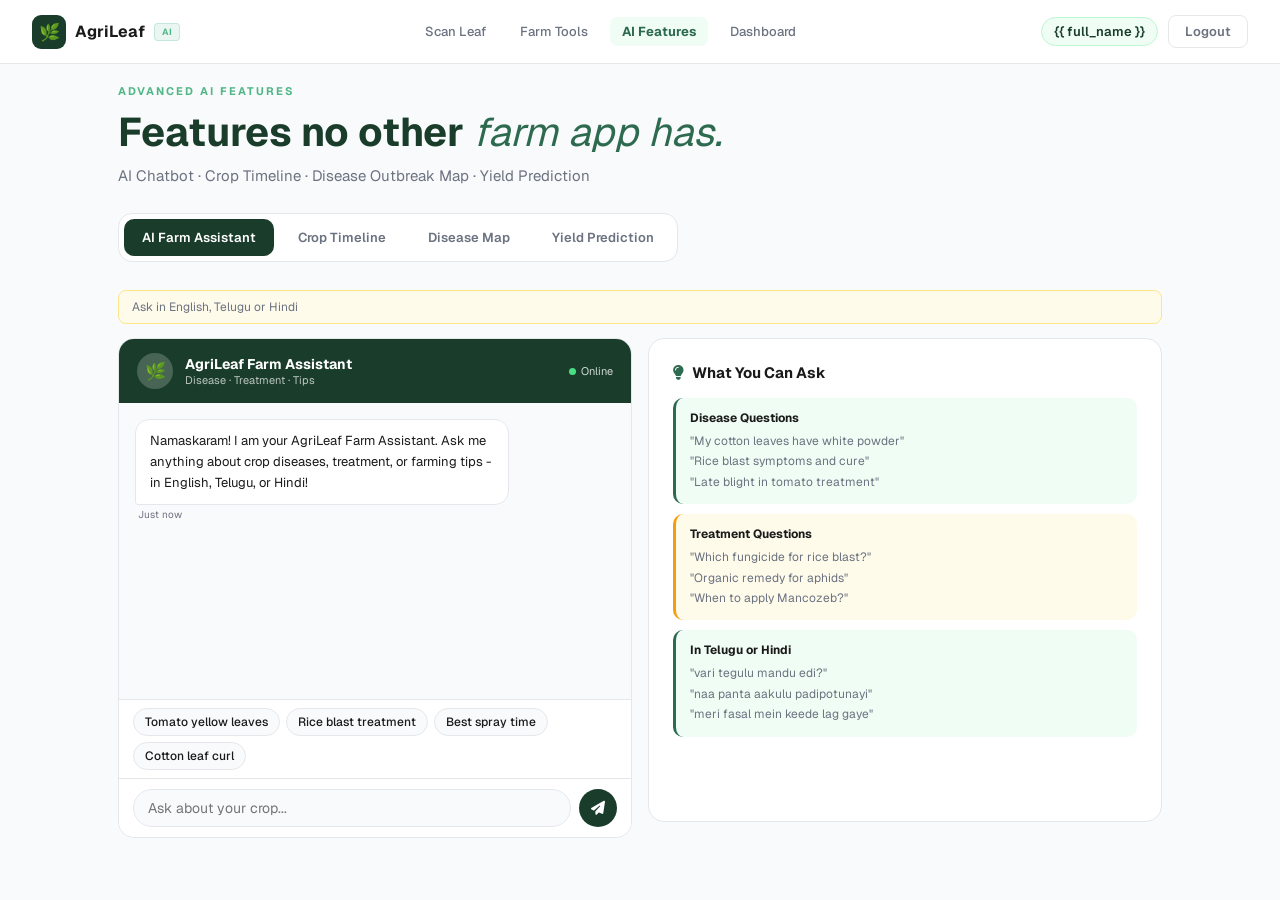
<file: frontend/templates/advanced.html>
<!DOCTYPE html>
<html lang="en">
<head>
  <meta charset="UTF-8">
  <meta name="viewport" content="width=device-width, initial-scale=1.0">
  <title>AgriLeaf - Advanced Features</title>
  <link href="https://fonts.googleapis.com/css2?family=Geist:wght@400;500;600;700&display=swap" rel="stylesheet">
  <link rel="stylesheet" href="https://cdnjs.cloudflare.com/ajax/libs/font-awesome/6.5.0/css/all.min.css">
  <style>
    *{box-sizing:border-box;margin:0;padding:0}
    :root{--g:#1a3d2b;--l:#2d6a4f;--m:#52b788;--c:#f8f4ef;--b:#e5e7eb;--t:#1a1a1a;--mu:#6b7280}
    body{font-family:'Geist',sans-serif;background:#f9fafb;color:var(--t)}
    .nav{position:fixed;top:0;left:0;right:0;height:64px;background:rgba(255,255,255,.97);border-bottom:1px solid var(--b);display:flex;align-items:center;padding:0 32px;gap:10px;z-index:100}
    .brand{display:flex;align-items:center;gap:9px;text-decoration:none;margin-right:auto}
    .bl{width:34px;height:34px;background:var(--g);border-radius:9px;display:flex;align-items:center;justify-content:center;font-size:17px}
    .bn{font-size:16px;font-weight:700;color:var(--t)}
    .bt{font-size:9px;font-weight:700;color:var(--m);background:rgba(82,183,136,.12);border:1px solid rgba(82,183,136,.25);padding:2px 7px;border-radius:4px}
    .nl{font-size:13px;font-weight:500;color:var(--mu);text-decoration:none;padding:6px 12px;border-radius:7px}
    .nl:hover,.nl.act{color:var(--l);background:#f0fdf4;font-weight:700}
    .nu{font-size:13px;font-weight:600;color:var(--g);background:#f0fdf4;border:1px solid #bbf7d0;padding:5px 12px;border-radius:100px}
    .nb{font-size:13px;font-weight:600;padding:7px 16px;border-radius:8px;text-decoration:none;color:var(--mu);border:1.5px solid var(--b)}
    .page{max-width:1100px;margin:0 auto;padding:84px 28px 60px}
    .eyebrow{font-size:11px;font-weight:700;letter-spacing:2px;text-transform:uppercase;color:var(--m);margin-bottom:8px}
    h1{font-size:40px;font-weight:700;color:var(--g);margin-bottom:8px}
    h1 em{font-style:italic;color:var(--l);font-weight:400}
    .sub{font-size:15px;color:var(--mu);margin-bottom:28px}
    .tabs{display:flex;gap:6px;margin-bottom:28px;background:#fff;padding:5px;border-radius:14px;border:1.5px solid var(--b);width:fit-content;flex-wrap:wrap}
    .tab{padding:10px 18px;border-radius:10px;font-size:13px;font-weight:600;cursor:pointer;border:none;background:none;font-family:inherit;color:var(--mu)}
    .tab:hover{background:#f3f4f6;color:var(--t)}
    .tab.on{background:var(--g);color:#fff}
    .panel{display:none}
    .panel.on{display:block}
    .card{background:#fff;border:1.5px solid var(--b);border-radius:16px;padding:24px;margin-bottom:16px}
    .ct{font-size:15px;font-weight:700;color:var(--t);margin-bottom:16px;display:flex;align-items:center;gap:8px}
    .ct i{color:var(--l)}
    .two{display:grid;grid-template-columns:1fr 1fr;gap:16px}
    .field{margin-bottom:12px}
    .field label{display:block;font-size:11px;font-weight:700;text-transform:uppercase;letter-spacing:.5px;color:var(--mu);margin-bottom:5px}
    .field select,.field input{width:100%;padding:10px 13px;border:1.5px solid var(--b);border-radius:9px;font-family:inherit;font-size:14px;outline:none;background:#f9fafb}
    .field select:focus,.field input:focus{border-color:var(--l);background:#fff}
    .r2{display:grid;grid-template-columns:1fr 1fr;gap:10px}
    .btn{background:var(--g);color:#fff;border:none;padding:11px 20px;border-radius:10px;font-size:14px;font-weight:600;cursor:pointer;font-family:inherit;display:inline-flex;align-items:center;gap:8px}
    .btn:hover{background:#0f2318}
    .res{margin-top:14px;background:#f0fdf4;border:1.5px solid #bbf7d0;border-radius:12px;padding:16px;display:none}
    .res.on{display:block}
    .rrow{display:flex;justify-content:space-between;padding:8px 0;border-bottom:1px solid rgba(0,0,0,.05);font-size:14px}
    .rrow:last-child{border:none}
    .rrow strong{font-size:16px;font-weight:800;color:var(--g)}
    .ib{border-radius:10px;padding:12px 14px;margin-bottom:10px}
    .ib.gr{background:#f0fdf4;border-left:3px solid var(--l)}
    .ib.yw{background:#fffbeb;border-left:3px solid #f59e0b}
    .ib-t{font-size:12px;font-weight:700;color:var(--t);margin-bottom:5px}
    .ib p{font-size:12px;color:var(--mu);line-height:1.7}
    .chat-wrap{border:1.5px solid var(--b);border-radius:16px;overflow:hidden;display:flex;flex-direction:column;height:500px}
    .chat-hd{background:var(--g);padding:14px 18px;display:flex;align-items:center;gap:12px}
    .chat-av{width:36px;height:36px;background:rgba(255,255,255,.2);border-radius:50%;display:flex;align-items:center;justify-content:center;font-size:17px}
    .chat-hn{font-size:14px;font-weight:700;color:#fff}
    .chat-hs{font-size:11px;color:rgba(255,255,255,.7)}
    .online{margin-left:auto;display:flex;align-items:center;gap:5px;font-size:11px;color:rgba(255,255,255,.8)}
    .dot{width:7px;height:7px;border-radius:50%;background:#4ade80}
    .msgs{flex:1;overflow-y:auto;padding:16px;display:flex;flex-direction:column;gap:12px;background:#f9fafb}
    .msg{max-width:78%}
    .msg.bot{align-self:flex-start}
    .msg.usr{align-self:flex-end}
    .bub{padding:11px 14px;border-radius:14px;font-size:13px;line-height:1.6}
    .bot .bub{background:#fff;border:1px solid var(--b);color:var(--t);border-bottom-left-radius:3px}
    .usr .bub{background:var(--g);color:#fff;border-bottom-right-radius:3px}
    .mt{font-size:10px;color:var(--mu);margin-top:3px;padding:0 3px}
    .usr .mt{text-align:right}
    .typing{display:none;align-self:flex-start;padding:10px 14px;background:#fff;border:1px solid var(--b);border-radius:14px}
    .td{display:inline-block;width:6px;height:6px;border-radius:50%;background:var(--mu);margin:0 2px;animation:tb 1.2s infinite}
    .td:nth-child(2){animation-delay:.2s}
    .td:nth-child(3){animation-delay:.4s}
    @keyframes tb{0%,60%,100%{transform:translateY(0)}30%{transform:translateY(-5px)}}
    .qqs{padding:8px 14px;background:#fff;border-top:1px solid var(--b);display:flex;gap:6px;flex-wrap:wrap}
    .qq{font-size:12px;font-weight:500;padding:5px 11px;background:#f9fafb;border:1px solid var(--b);border-radius:100px;cursor:pointer;color:var(--t)}
    .qq:hover{border-color:var(--l);color:var(--l)}
    .inp-bar{padding:10px 14px;background:#fff;border-top:1px solid var(--b);display:flex;gap:8px;align-items:center}
    .inp{flex:1;padding:9px 14px;border:1.5px solid var(--b);border-radius:100px;font-family:inherit;font-size:14px;outline:none;background:#f9fafb}
    .inp:focus{border-color:var(--l);background:#fff}
    .send{width:38px;height:38px;background:var(--g);border:none;border-radius:50%;cursor:pointer;color:#fff;font-size:14px;display:flex;align-items:center;justify-content:center;flex-shrink:0}
    .send:hover{background:#0f2318}
    .tl-wrap{display:flex;gap:3px}
    .wk{flex:1;border-radius:7px;height:52px;display:flex;flex-direction:column;align-items:center;justify-content:center;cursor:pointer;transition:transform .15s}
    .wk:hover{transform:translateY(-3px)}
    .we{font-size:13px}
    .wl{font-size:8px;color:rgba(255,255,255,.9);text-align:center;line-height:1.2;margin-top:1px}
    .wk.sow{background:#16a34a}
    .wk.water{background:#3b82f6}
    .wk.fert{background:#d97706}
    .wk.spray{background:#ea580c}
    .wk.mon{background:#a855f7}
    .wk.harv{background:#f59e0b}
    .wk.rest{background:#9ca3af}
    .wk.cur{outline:3px solid var(--g);transform:translateY(-4px)}
    .wnum{display:flex;gap:3px;margin-bottom:5px}
    .wn{flex:1;text-align:center;font-size:9px;font-weight:700;color:var(--mu)}
    .tleg{display:flex;gap:12px;flex-wrap:wrap;margin-top:16px;padding-top:14px;border-top:1px solid var(--b)}
    .li{display:flex;align-items:center;gap:5px;font-size:12px}
    .ld{width:11px;height:11px;border-radius:3px}
    .tip{background:#f0fdf4;border:1.5px solid #bbf7d0;border-radius:12px;padding:14px 18px;margin-top:14px;display:none}
    .tip.on{display:block}
    .tip-t{font-size:14px;font-weight:700;color:var(--g);margin-bottom:5px}
    .tip-b{font-size:13px;color:var(--t);line-height:1.7}
    .mf{display:flex;gap:10px;margin-bottom:16px;flex-wrap:wrap}
    .ms{padding:8px 13px;border:1.5px solid var(--b);border-radius:9px;font-size:13px;font-family:inherit;outline:none;background:#fff;cursor:pointer}
    .ms:focus{border-color:var(--l)}
    .dgrid{display:grid;grid-template-columns:repeat(auto-fill,minmax(130px,1fr));gap:10px}
    .dc{border-radius:11px;padding:12px;cursor:pointer;border:2px solid transparent;transition:transform .15s}
    .dc:hover{transform:scale(1.03)}
    .dc.high{background:#fee2e2;border-color:#fca5a5}
    .dc.medium{background:#fef9c3;border-color:#fde68a}
    .dc.low{background:#dcfce7;border-color:#86efac}
    .dc.none{background:#f3f4f6;border-color:#e5e7eb}
    .dn{font-size:12px;font-weight:700;color:var(--t);margin-bottom:2px}
    .dd{font-size:10px;color:var(--mu);line-height:1.4}
    .dr{font-size:10px;font-weight:700;margin-top:3px}
    .high .dr{color:#dc2626}.medium .dr{color:#d97706}.low .dr{color:#16a34a}.none .dr{color:var(--mu)}
    .mleg{display:flex;gap:12px;flex-wrap:wrap;margin-top:14px;padding-top:12px;border-top:1px solid var(--b)}
    .oi{display:flex;align-items:center;gap:12px;padding:12px 14px;background:#fff;border:1.5px solid var(--b);border-radius:11px;margin-bottom:8px}
    .oe{font-size:26px;flex-shrink:0}
    .od{font-size:13px;font-weight:700;color:var(--t);margin-bottom:2px}
    .om{font-size:11px;color:var(--mu)}
    .obg{margin-left:auto;flex-shrink:0}
    .bg{display:inline-flex;align-items:center;font-size:11px;font-weight:700;padding:3px 9px;border-radius:100px}
    .bgr{background:#fee2e2;color:#991b1b}
    .bgy{background:#fef9c3;color:#854d0e}
    .yr{background:linear-gradient(135deg,var(--g),#0f2318);border-radius:16px;padding:26px;color:#fff;margin-top:16px;display:none}
    .yr.on{display:block}
    .yn{font-size:60px;font-weight:700;line-height:1;letter-spacing:-2px;margin-bottom:2px}
    .yu{font-size:15px;opacity:.7;margin-bottom:16px}
    .yb{display:grid;grid-template-columns:repeat(3,1fr);gap:10px;margin-top:16px}
    .ybi{background:rgba(255,255,255,.12);border-radius:10px;padding:12px;text-align:center}
    .ybn{font-size:20px;font-weight:800;color:#fff}
    .ybl{font-size:10px;opacity:.65;margin-top:2px}
    .ytips{margin-top:16px;background:rgba(255,255,255,.08);border-radius:10px;padding:14px}
    .ytit{font-size:10px;font-weight:700;letter-spacing:1.5px;text-transform:uppercase;opacity:.6;margin-bottom:8px}
    .yti{font-size:12px;opacity:.8;margin-bottom:5px}
    .rb{width:100%;height:7px;background:rgba(255,255,255,.2);border-radius:4px;margin-top:8px;overflow:hidden}
    .rf{height:100%;background:#4ade80;border-radius:4px;transition:width .6s}
    .rl{display:flex;justify-content:space-between;font-size:10px;opacity:.6;margin-top:3px}
    .disc{font-size:11px;color:var(--mu);background:#fffbeb;border:1px solid #fde68a;border-radius:8px;padding:10px 13px;margin-top:12px;line-height:1.6}
    @media(max-width:768px){.two,.r2{grid-template-columns:1fr}.page{padding:80px 14px 40px}.tabs{flex-wrap:wrap}.yb{grid-template-columns:1fr 1fr}}
  </style>
</head>
<body>

<nav class="nav">
  <a href="/" class="brand">
    <div class="bl">&#127807;</div>
    <span class="bn">AgriLeaf</span>
    <span class="bt">AI</span>
  </a>
  <a href="/" class="nl">Scan Leaf</a>
  <a href="/tools" class="nl">Farm Tools</a>
  <a href="/advanced" class="nl act">AI Features</a>
  <a href="/dashboard" class="nl">Dashboard</a>
  <span class="nu" style="margin-left:auto" id="username-display">{{ full_name }}</span>
  <a href="/logout" class="nb">Logout</a>
</nav>

<div class="page">
  <p class="eyebrow">Advanced AI Features</p>
  <h1>Features no other <em>farm app has.</em></h1>
  <p class="sub">AI Chatbot &middot; Crop Timeline &middot; Disease Outbreak Map &middot; Yield Prediction</p>

  <div class="tabs">
    <button class="tab on" id="t1" onclick="show('chatbot','t1')">AI Farm Assistant</button>
    <button class="tab" id="t2" onclick="show('timeline','t2')">Crop Timeline</button>
    <button class="tab" id="t3" onclick="show('map','t3')">Disease Map</button>
    <button class="tab" id="t4" onclick="show('yield','t4')">Yield Prediction</button>
  </div>

  <!-- CHATBOT -->
  <div class="panel on" id="chatbot">
    <p style="font-size:12px;color:var(--mu);background:#fffbeb;border:1px solid #fde68a;border-radius:8px;padding:8px 13px;margin-bottom:14px">Ask in English, Telugu or Hindi</p>
    <div class="two">
      <div class="chat-wrap">
        <div class="chat-hd">
          <div class="chat-av">&#127807;</div>
          <div>
            <div class="chat-hn">AgriLeaf Farm Assistant</div>
            <div class="chat-hs">Disease &middot; Treatment &middot; Tips</div>
          </div>
          <div class="online"><div class="dot"></div> Online</div>
        </div>
        <div class="msgs" id="msgs">
          <div class="msg bot"><div class="bub">Namaskaram! I am your AgriLeaf Farm Assistant. Ask me anything about crop diseases, treatment, or farming tips - in English, Telugu, or Hindi!</div><div class="mt">Just now</div></div>
        </div>
        <div class="typing" id="typing"><span class="td"></span><span class="td"></span><span class="td"></span></div>
        <div class="qqs">
          <div class="qq" onclick="qsend(this)">Tomato yellow leaves</div>
          <div class="qq" onclick="qsend(this)">Rice blast treatment</div>
          <div class="qq" onclick="qsend(this)">Best spray time</div>
          <div class="qq" onclick="qsend(this)">Cotton leaf curl</div>
        </div>
        <div class="inp-bar">
          <input class="inp" id="cinp" placeholder="Ask about your crop...">
          <button class="send" id="sbtn"><i class="fas fa-paper-plane"></i></button>
        </div>
      </div>
      <div class="card">
        <div class="ct"><i class="fas fa-lightbulb"></i> What You Can Ask</div>
        <div class="ib gr"><div class="ib-t">Disease Questions</div><p>"My cotton leaves have white powder"<br>"Rice blast symptoms and cure"<br>"Late blight in tomato treatment"</p></div>
        <div class="ib yw"><div class="ib-t">Treatment Questions</div><p>"Which fungicide for rice blast?"<br>"Organic remedy for aphids"<br>"When to apply Mancozeb?"</p></div>
        <div class="ib gr"><div class="ib-t">In Telugu or Hindi</div><p>"vari tegulu mandu edi?"<br>"naa panta aakulu padipotunayi"<br>"meri fasal mein keede lag gaye"</p></div>
      </div>
    </div>
  </div>

  <!-- TIMELINE -->
  <div class="panel" id="timeline">
    <div class="card" style="margin-bottom:14px">
      <div class="ct"><i class="fas fa-seedling"></i> Select Crop</div>
      <div class="r2">
        <div class="field"><label>Crop</label>
          <select id="tlc" onchange="renderTL()">
            <option value="rice">Rice (Kharif)</option>
            <option value="wheat">Wheat (Rabi)</option>
            <option value="cotton">Cotton (Kharif)</option>
            <option value="tomato">Tomato</option>
            <option value="potato">Potato (Rabi)</option>
          </select>
        </div>
        <div class="field"><label>Current Week</label>
          <select id="tlw" onchange="renderTL()">
            <option value="1">Week 1</option><option value="2">Week 2</option>
            <option value="3">Week 3</option><option value="4">Week 4</option>
            <option value="5">Week 5</option><option value="6">Week 6</option>
            <option value="7">Week 7</option><option value="8">Week 8</option>
          </select>
        </div>
      </div>
    </div>
    <div class="card">
      <div class="ct"><i class="fas fa-calendar-week"></i> 16-Week Crop Calendar (click any week)</div>
      <div class="wnum" id="wnums"></div>
      <div class="tl-wrap" id="tlwrap"></div>
      <div class="tleg">
        <div class="li"><div class="ld" style="background:#16a34a"></div>Sow</div>
        <div class="li"><div class="ld" style="background:#3b82f6"></div>Water</div>
        <div class="li"><div class="ld" style="background:#d97706"></div>Fertilize</div>
        <div class="li"><div class="ld" style="background:#ea580c"></div>Spray</div>
        <div class="li"><div class="ld" style="background:#a855f7"></div>Monitor</div>
        <div class="li"><div class="ld" style="background:#f59e0b"></div>Harvest</div>
      </div>
    </div>
    <div class="tip" id="wtip"><div class="tip-t" id="wtit"></div><div class="tip-b" id="wtxt"></div></div>
  </div>

  <!-- MAP -->
  <div class="panel" id="map">
    <div class="card">
      <div class="ct"><i class="fas fa-map-marker-alt"></i> Disease Outbreak Map - Telangana and AP</div>
      <div class="mf">
        <select class="ms" id="mst" onchange="renderMap()">
          <option value="all">All States</option>
          <option value="tg">Telangana</option>
          <option value="ap">Andhra Pradesh</option>
        </select>
        <select class="ms" id="mcr" onchange="renderMap()">
          <option value="all">All Crops</option>
          <option value="rice">Rice</option>
          <option value="cotton">Cotton</option>
          <option value="tomato">Tomato</option>
          <option value="chilli">Chilli</option>
        </select>
      </div>
      <div class="dgrid" id="dgrid"></div>
      <div class="mleg">
        <div class="li"><div class="ld" style="background:#fee2e2;border:1px solid #fca5a5"></div>High Risk</div>
        <div class="li"><div class="ld" style="background:#fef9c3;border:1px solid #fde68a"></div>Medium Risk</div>
        <div class="li"><div class="ld" style="background:#dcfce7;border:1px solid #86efac"></div>Low Risk</div>
        <div class="li"><div class="ld" style="background:#f3f4f6;border:1px solid #e5e7eb"></div>Clear</div>
      </div>
    </div>
    <div class="card"><div class="ct"><i class="fas fa-exclamation-triangle"></i> Active Alerts</div><div id="alerts"></div></div>
  </div>

  <!-- YIELD -->
  <div class="panel" id="yield">
    <div class="two">
      <div class="card">
        <div class="ct"><i class="fas fa-chart-bar"></i> Predict Your Harvest</div>
        <p style="font-size:13px;color:var(--mu);margin-bottom:16px">Enter your field details for an AI-based yield estimate.</p>
        <div class="r2">
          <div class="field"><label>Crop</label>
            <select id="yc"><option value="rice">Rice</option><option value="wheat">Wheat</option><option value="cotton">Cotton</option><option value="tomato">Tomato</option><option value="potato">Potato</option><option value="maize">Maize</option></select>
          </div>
          <div class="field"><label>Land Area (Acres)</label><input type="number" id="ya" placeholder="e.g. 3" min="0.1" step="0.1"></div>
        </div>
        <div class="r2">
          <div class="field"><label>Variety</label>
            <select id="yv"><option value="hq">High Yield (HYV)</option><option value="local">Local/Traditional</option><option value="hybrid">Hybrid</option></select>
          </div>
          <div class="field"><label>Irrigation</label>
            <select id="yi"><option value="full">Fully Irrigated</option><option value="partial">Partial/Rainfed</option><option value="rain">Rainfed Only</option></select>
          </div>
        </div>
        <div class="r2">
          <div class="field"><label>Soil Health</label>
            <select id="ys"><option value="good">Good / Dark Soil</option><option value="medium">Medium / Mixed</option><option value="poor">Poor / Sandy</option></select>
          </div>
          <div class="field"><label>Disease Status</label>
            <select id="yd"><option value="none">No Disease</option><option value="mild">Mild (10-20%)</option><option value="moderate">Moderate (30-50%)</option><option value="severe">Severe (50%+)</option></select>
          </div>
        </div>
        <div class="field"><label>Fertilizer Used</label>
          <select id="yf"><option value="full">Full Recommended Dose</option><option value="half">Half Dose</option><option value="none">No Fertilizer</option></select>
        </div>
        <button class="btn" id="ybtn"><i class="fas fa-calculator"></i> Predict Yield</button>
        <div id="yres"></div>
      </div>
      <div class="card">
        <div class="ct"><i class="fas fa-info-circle"></i> About This Prediction</div>
        <p style="font-size:13px;color:var(--mu);line-height:1.7;margin-bottom:12px">Based on ICAR standard yield tables, adjusted for irrigation, soil, disease impact, and fertilizer use.</p>
        <div class="disc"><b>Note:</b> Actual yield may vary 15-20%. Consult your KVK for precision estimates.<br><br>Kisan Call Centre: 1800-180-1551 (Free, Telugu and Hindi)</div>
      </div>
    </div>
  </div>
</div>

<script>
// TAB SWITCHING
function show(panelId, tabId) {
  var panels = document.querySelectorAll('.panel');
  for (var i = 0; i < panels.length; i++) panels[i].classList.remove('on');
  var tabs = document.querySelectorAll('.tab');
  for (var i = 0; i < tabs.length; i++) tabs[i].classList.remove('on');
  document.getElementById(panelId).classList.add('on');
  document.getElementById(tabId).classList.add('on');
}

// CHATBOT
var answers = {
  'yellow': 'Yellow leaves on tomato can be due to:\n- Early Blight: brown spots with yellow ring, spray Mancozeb 2.5g/L\n- Nitrogen deficiency: overall yellowing from bottom, apply Urea 1% spray\n- Waterlogging: improve drainage\n\nCheck if yellowing starts from older or newer leaves.',
  'blast': 'Rice Blast treatment:\n\nSymptoms: Diamond-shaped grey spots on leaves\nTreatment:\n- Tricyclazole 0.06% spray at tillering stage\n- Carbendazim 1g/L if severe\n- Do not apply excess nitrogen\n\nSpray in early morning before 9 AM.',
  'late blight': 'Late Blight on Tomato or Potato:\n\nSymptoms: Dark water-soaked patches, spreads very fast\n\nTreatment:\n- Metalaxyl + Mancozeb 2.5g/L\n- Remove affected plants immediately\n- Avoid overhead watering\n- Spray every 7-10 days',
  'spray': 'Best times to spray pesticides:\n\nBEST: 6 to 9 AM early morning\nGOOD: 4 to 6 PM evening\nAVOID: 10 AM to 3 PM (heat causes evaporation)\nNEVER: During or after rain',
  'aphid': 'Aphid control:\n\nChemical: Imidacloprid 0.5ml/L or Thiamethoxam 0.3g/L\nOrganic: Neem oil 5ml/L plus liquid soap 2ml/L, spray weekly\nBiological: Ladybird beetles eat aphids naturally\n\nTreat within 2-3 days of first sighting!',
  'curl': 'Cotton Leaf Curl Virus:\n\nSymptoms: Leaves curl upward, thickened veins, stunted plant\nNo chemical cure once infected.\n\nManagement:\n- Remove and burn infected plants\n- Control whitefly with Imidacloprid 0.5ml/L\n- Use resistant varieties like RCH134',
  'fertilizer': 'For fertilizer recommendations, use our Fertilizer Calculator in Farm Tools. It calculates exact Urea, DAP and MOP quantities for your crop and area.',
  'mandi': 'Check today mandi prices in Farm Tools section. We show rates for Telangana and AP districts including Warangal, Guntur, Kurnool and more.',
  'vari': 'Vari tegulu (Rice Blast) chikitsa:\n\nLakshanalu: Aakula pai vajra akara macchas\nMandu: Tricyclazole 75WP - 0.6 grams per litre neetilo kalapi spray cheyyandi\nKVK number: 1800-180-1551',
  'panta': 'Namaskaram! Mee panta problem ardham chesukunnanu.\n\nDayachesi vivaragaa cheppandi:\n- Ee panta? (vari, tamato, patti)\n- Aakula pai ee marks kanipistunayi?\n\nAgriLeaf app lo aaku photo scan cheyyandi - vedam rogam gurtistaamu!',
  'keede': 'Fasal mein keede:\n\nTurant karein: Neem oil 5ml/L ka chhidkaav karein\nAgriLeaf mein patti ki photo daalkar pehchaan karein\nKisan Call Centre: 1800-180-1551'
};

function getAnswer(q) {
  var ql = q.toLowerCase();
  if (ql.indexOf('yellow') !== -1 || ql.indexOf('yellowing') !== -1) return answers['yellow'];
  if (ql.indexOf('blast') !== -1) return answers['blast'];
  if (ql.indexOf('late blight') !== -1 || ql.indexOf('blight') !== -1) return answers['late blight'];
  if (ql.indexOf('spray') !== -1 || ql.indexOf('time') !== -1) return answers['spray'];
  if (ql.indexOf('aphid') !== -1) return answers['aphid'];
  if (ql.indexOf('curl') !== -1) return answers['curl'];
  if (ql.indexOf('fertil') !== -1 || ql.indexOf('urea') !== -1 || ql.indexOf('dap') !== -1) return answers['fertilizer'];
  if (ql.indexOf('mandi') !== -1 || ql.indexOf('price') !== -1) return answers['mandi'];
  if (ql.indexOf('recommend') !== -1 || ql.indexOf('next crop') !== -1 || ql.indexOf('which crop') !== -1 || ql.indexOf('crop rotation') !== -1) return 'Crop Rotation Recommendations:\n\nAfter Rice: Grow wheat, mustard or pulses (lentil, chickpea)\nAfter Cotton: Grow sorghum, groundnut or sunflower\nAfter Tomato: Grow maize, onion or leafy vegetables\nAfter Wheat: Grow rice, maize or cotton\nAfter Potato: Grow mustard, onion or garlic\n\nBenefits of rotation:\n- Breaks pest and disease cycles\n- Improves soil nitrogen (legumes)\n- Increases overall yield 15-20%\n\nCall KVK 1800-180-1551 for advice specific to your district.';
  if (ql.indexOf('water') !== -1 || ql.indexOf('irrigation') !== -1) return 'Irrigation Guide:\n\nRice: Maintain 5cm standing water during tillering, drain before harvest\nWheat: 6 critical irrigation stages - crown root, tillering, jointing, flowering, milking, dough\nCotton: Irrigate every 10-15 days, stop 2 weeks before harvest\nTomato: Drip irrigation best, water daily in summer\nPotato: Irrigate every 7-10 days, stop 2 weeks before harvest\n\nGeneral rule: Water in early morning or evening, never during peak afternoon heat.';
  if (ql.indexOf('harvest') !== -1 || ql.indexOf('when to harvest') !== -1) return 'Harvest Timing Guide:\n\nRice: Harvest when 80% grains turn golden yellow, 25-30 days after flowering\nWheat: Harvest when grain is hard and straw turns yellow, moisture below 14%\nCotton: Pick bolls when fully open and white, usually 3-4 pickings per season\nTomato: Harvest at breaker stage (first color change) for transport, full red for local market\nPotato: Harvest 10 days after top drying, check skin set before digging';
  if (ql.indexOf('organic') !== -1 || ql.indexOf('natural') !== -1) return 'Organic Pest Control Methods:\n\nNeem oil 5ml/L - Works against aphids, whitefly, mites\nGarlic spray - Crush 100g garlic in 1L water, spray undiluted\nChilli + soap spray - 50g chilli powder in 1L water + 5ml soap\nTrichogramma cards - Biological control for stem borer and bollworm\nYellow sticky traps - For whitefly and thrips monitoring\nBluestone (Copper Sulphate) 2g/L - Fungal diseases\n\nOrganic methods work best as PREVENTION, not cure.';
  if (ql.indexOf('disease') !== -1 || ql.indexOf('sick') !== -1 || ql.indexOf('problem') !== -1) return 'Common Crop Disease Signs:\n\nSpots on leaves - Fungal disease (Blight, Blast, Rust)\nYellowing leaves - Nutrient deficiency or viral disease\nWilting despite water - Root rot or wilt disease\nPowdery coating - Powdery mildew (fungal)\nLeaf curling - Viral disease spread by insects\nHoles in leaves - Insect damage\n\nBest action: Take a clear photo of the affected leaf and scan it in AgriLeaf for instant AI diagnosis!';

  if (ql.indexOf('vari') !== -1 || ql.indexOf('tegulu') !== -1) return answers['vari'];
  if (ql.indexOf('panta') !== -1 || ql.indexOf('nakku') !== -1) return answers['panta'];
  if (ql.indexOf('keede') !== -1 || ql.indexOf('fasal') !== -1) return answers['keede'];
  return 'Thank you for your question!\n\n1. Scan your leaf in AgriLeaf scanner for instant disease diagnosis\n2. Call Kisan Call Centre: 1800-180-1551 (free, Telugu and Hindi)\n3. Visit your local KVK for expert advice\n\nCan you describe the symptoms in more detail?';
}

function addMsg(text, type) {
  var box = document.getElementById('msgs');
  var d = document.createElement('div');
  d.className = 'msg ' + type;
  var now = new Date().toLocaleTimeString('en-IN', {hour:'2-digit', minute:'2-digit'});
  var bub = document.createElement('div');
  bub.className = 'bub';
  bub.innerHTML = text.replace(/\n/g, '<br>');
  var mt = document.createElement('div');
  mt.className = 'mt';
  mt.textContent = now;
  d.appendChild(bub);
  d.appendChild(mt);
  box.appendChild(d);
  box.scrollTop = box.scrollHeight;
}

function sendMsg() {
  var inp = document.getElementById('cinp');
  var q = inp.value.trim();
  if (!q) return;
  addMsg(q, 'usr');
  inp.value = '';
  var t = document.getElementById('typing');
  t.style.display = 'flex';
  document.getElementById('msgs').scrollTop = 99999;
  setTimeout(function() {
    t.style.display = 'none';
    addMsg(getAnswer(q), 'bot');
  }, 1000);
}

function qsend(el) {
  document.getElementById('cinp').value = el.textContent;
  sendMsg();
}

document.getElementById('sbtn').addEventListener('click', sendMsg);
document.getElementById('cinp').addEventListener('keydown', function(e) {
  if (e.key === 'Enter') sendMsg();
});

// CROP TIMELINE
var TL = {
  rice:   [{t:'sow',e:'S',l:'Nursery'},{t:'water',e:'W',l:'Water'},{t:'sow',e:'S',l:'Transplant'},{t:'fert',e:'F',l:'Base NPK'},{t:'water',e:'W',l:'Flood'},{t:'mon',e:'M',l:'Check Blast'},{t:'fert',e:'F',l:'Urea'},{t:'spray',e:'Sp',l:'Fungicide'},{t:'water',e:'W',l:'Irrigate'},{t:'mon',e:'M',l:'Neck Blast'},{t:'fert',e:'F',l:'Potash'},{t:'spray',e:'Sp',l:'Insecticide'},{t:'water',e:'W',l:'Dry Field'},{t:'mon',e:'M',l:'Grain Fill'},{t:'harv',e:'H',l:'Ready'},{t:'harv',e:'H',l:'Harvest'}],
  wheat:  [{t:'sow',e:'S',l:'Sow'},{t:'water',e:'W',l:'Crown'},{t:'fert',e:'F',l:'DAP Base'},{t:'mon',e:'M',l:'Germinate'},{t:'water',e:'W',l:'Tiller'},{t:'fert',e:'F',l:'Urea Top'},{t:'spray',e:'Sp',l:'Rust Watch'},{t:'water',e:'W',l:'Jointing'},{t:'mon',e:'M',l:'Yellow Rust'},{t:'spray',e:'Sp',l:'Propiconazole'},{t:'water',e:'W',l:'Grain Water'},{t:'fert',e:'F',l:'Foliar'},{t:'mon',e:'M',l:'Grain Fill'},{t:'water',e:'W',l:'Last Water'},{t:'harv',e:'H',l:'Harvest'},{t:'harv',e:'H',l:'Thresh'}],
  cotton: [{t:'sow',e:'S',l:'Sow'},{t:'water',e:'W',l:'Water'},{t:'fert',e:'F',l:'Base NPK'},{t:'mon',e:'M',l:'Germinate'},{t:'spray',e:'Sp',l:'Weedicide'},{t:'fert',e:'F',l:'Urea 1st'},{t:'mon',e:'M',l:'Jassid'},{t:'spray',e:'Sp',l:'Imidacloprid'},{t:'fert',e:'F',l:'Urea 2nd'},{t:'mon',e:'M',l:'Bollworm'},{t:'spray',e:'Sp',l:'Bollguard'},{t:'water',e:'W',l:'Boll Fill'},{t:'mon',e:'M',l:'Leaf Curl'},{t:'harv',e:'H',l:'1st Pick'},{t:'harv',e:'H',l:'2nd Pick'},{t:'harv',e:'H',l:'Final'}],
  tomato: [{t:'sow',e:'S',l:'Nursery'},{t:'water',e:'W',l:'Nursery'},{t:'sow',e:'S',l:'Transplant'},{t:'fert',e:'F',l:'Base NPK'},{t:'water',e:'W',l:'Daily'},{t:'spray',e:'Sp',l:'Fungicide'},{t:'fert',e:'F',l:'Urea'},{t:'mon',e:'M',l:'Blight Watch'},{t:'spray',e:'Sp',l:'Mancozeb'},{t:'fert',e:'F',l:'Potash'},{t:'mon',e:'M',l:'Fruit Borer'},{t:'spray',e:'Sp',l:'Insecticide'},{t:'harv',e:'H',l:'1st Harvest'},{t:'harv',e:'H',l:'Pick'},{t:'harv',e:'H',l:'Continue'},{t:'harv',e:'H',l:'Final'}],
  potato: [{t:'sow',e:'S',l:'Plant'},{t:'water',e:'W',l:'Water'},{t:'fert',e:'F',l:'Base NPK'},{t:'mon',e:'M',l:'Sprouting'},{t:'water',e:'W',l:'Earth Up'},{t:'fert',e:'F',l:'Urea'},{t:'spray',e:'Sp',l:'Blight Spray'},{t:'water',e:'W',l:'Water'},{t:'mon',e:'M',l:'Aphid Watch'},{t:'spray',e:'Sp',l:'Fungicide'},{t:'fert',e:'F',l:'Foliar'},{t:'mon',e:'M',l:'Tubers'},{t:'water',e:'W',l:'Stop Water'},{t:'rest',e:'R',l:'Curing'},{t:'harv',e:'H',l:'Harvest'},{t:'harv',e:'H',l:'Store'}]
};

var TIPS = {
  sow: 'Sowing/Transplanting: Ensure soil moisture is good, plant at correct depth and spacing.',
  water: 'Irrigation: Maintain recommended water level. Avoid waterlogging. Check drainage.',
  fert: 'Fertilizing: Apply recommended dose when soil is moist. Do not apply in afternoon heat.',
  spray: 'Spraying: Apply fungicide or insecticide in early morning 6-9 AM. Check wind direction.',
  mon: 'Monitoring: Inspect 10 plants per row. Check leaves top and bottom for discoloration.',
  harv: 'Harvest: Check grain or fruit maturity. Harvest in morning hours for best quality.',
  rest: 'Rest stage: No major activity needed. Prepare equipment for next stage.'
};

function renderTL() {
  var crop = document.getElementById('tlc').value;
  var cur = parseInt(document.getElementById('tlw').value);
  var data = TL[crop] || TL['rice'];
  var wn = document.getElementById('wnums');
  var wrap = document.getElementById('tlwrap');
  var nums = '';
  var blocks = '';
  for (var i = 0; i < 16; i++) {
    var w = data[i];
    var isCur = (i + 1) === cur;
    nums += '<div class="wn" style="color:' + (isCur ? '#2d6a4f' : '#9ca3af') + '">' + (isCur ? 'v' : '') + 'W' + (i+1) + '</div>';
    var curClass = isCur ? ' cur' : '';
    blocks += '<div class="wk ' + w.t + curClass + '" onclick="showTip(\'' + w.t + '\',' + (i+1) + ')">';
    blocks += '<div class="we">' + w.e + '</div>';
    blocks += '<div class="wl">' + w.l + '</div>';
    blocks += '</div>';
  }
  wn.innerHTML = nums;
  wrap.innerHTML = blocks;
}

function showTip(type, week) {
  document.getElementById('wtit').textContent = 'Week ' + week + ' - What to do';
  document.getElementById('wtxt').textContent = TIPS[type] || 'Tend to your crop carefully this week.';
  document.getElementById('wtip').classList.add('on');
}

renderTL();

// DISEASE MAP
var DIST = [
  {n:'Warangal',s:'tg',c:'rice',r:'high',d:'Rice Blast, BLB'},
  {n:'Karimnagar',s:'tg',c:'rice',r:'high',d:'Leaf Folder, Blast'},
  {n:'Nizamabad',s:'tg',c:'rice',r:'medium',d:'Sheath Rot'},
  {n:'Adilabad',s:'tg',c:'cotton',r:'high',d:'Cotton Leaf Curl'},
  {n:'Khammam',s:'tg',c:'rice',r:'medium',d:'BLB, Stem Borer'},
  {n:'Nalgonda',s:'tg',c:'tomato',r:'low',d:'Early Blight'},
  {n:'Sangareddy',s:'tg',c:'cotton',r:'medium',d:'Bollworm, Jassid'},
  {n:'Hyderabad',s:'tg',c:'tomato',r:'none',d:'No active outbreak'},
  {n:'Guntur',s:'ap',c:'chilli',r:'high',d:'Leaf Curl, Thrips'},
  {n:'Krishna',s:'ap',c:'rice',r:'high',d:'Blast, BLB'},
  {n:'Kurnool',s:'ap',c:'rice',r:'medium',d:'Tikka Disease'},
  {n:'Nellore',s:'ap',c:'rice',r:'medium',d:'Sheath Blight'},
  {n:'Prakasam',s:'ap',c:'cotton',r:'high',d:'Leaf Curl Virus'},
  {n:'Chittoor',s:'ap',c:'tomato',r:'high',d:'Late Blight, TSWV'},
  {n:'Anantapur',s:'ap',c:'rice',r:'low',d:'Minor Rust risk'},
  {n:'Visakhapatnam',s:'ap',c:'rice',r:'medium',d:'Yellow Stem Borer'}
];

function renderMap() {
  var sf = document.getElementById('mst').value;
  var cf = document.getElementById('mcr').value;
  var list = DIST.filter(function(d) {
    return (sf === 'all' || d.s === sf) && (cf === 'all' || d.c === cf);
  });
  var rLabels = {high:'HIGH RISK', medium:'MEDIUM', low:'LOW RISK', none:'CLEAR'};
  document.getElementById('dgrid').innerHTML = list.map(function(d) {
    return '<div class="dc ' + d.r + '"><div class="dn">' + d.n + '</div><div class="dd">' + d.d + '</div><div class="dr">' + rLabels[d.r] + '</div></div>';
  }).join('');
  var hi = list.filter(function(d) { return d.r === 'high' || d.r === 'medium'; });
  document.getElementById('alerts').innerHTML = hi.length ? hi.map(function(d) {
    var cls = d.r === 'high' ? 'bgr' : 'bgy';
    var txt = d.r === 'high' ? 'Act Now' : 'Monitor';
    var st = d.s === 'tg' ? 'Telangana' : 'Andhra Pradesh';
    return '<div class="oi"><div class="oe">' + (d.r === 'high' ? '!' : '?') + '</div><div><div class="od">' + d.d + '</div><div class="om">' + d.n + ' - ' + st + '</div></div><div class="obg"><span class="bg ' + cls + '">' + txt + '</span></div></div>';
  }).join('') : '<p style="color:var(--mu);text-align:center;padding:16px">No active alerts</p>';
}

renderMap();

// YIELD PREDICTION
var YBASE = {
  rice:{hq:25,local:15,hybrid:30},
  wheat:{hq:18,local:12,hybrid:22},
  cotton:{hq:8,local:5,hybrid:10},
  tomato:{hq:120,local:80,hybrid:150},
  potato:{hq:80,local:50,hybrid:100},
  maize:{hq:22,local:14,hybrid:30}
};
var MSP = {rice:2183,wheat:2275,cotton:6620,tomato:1800,potato:1200,maize:2090};

function calcYield() {
  var crop = document.getElementById('yc').value;
  var area = parseFloat(document.getElementById('ya').value);
  if (!area || area <= 0) { alert('Enter land area'); return; }
  var v = document.getElementById('yv').value;
  var ir = document.getElementById('yi').value;
  var so = document.getElementById('ys').value;
  var di = document.getElementById('yd').value;
  var fe = document.getElementById('yf').value;
  var base = YBASE[crop][v];
  var m = 1;
  if (ir === 'partial') m *= 0.80;
  if (ir === 'rain') m *= 0.65;
  if (so === 'medium') m *= 0.85;
  if (so === 'poor') m *= 0.70;
  if (di === 'mild') m *= 0.85;
  if (di === 'moderate') m *= 0.65;
  if (di === 'severe') m *= 0.45;
  if (fe === 'half') m *= 0.80;
  if (fe === 'none') m *= 0.60;
  var perAcre = Math.round(base * m * 10) / 10;
  var total = Math.round(perAcre * area * 10) / 10;
  var rev = Math.round(total * (MSP[crop] || 2000));
  var pct = Math.round(m * 100);
  var maxT = Math.round(base * area * 10) / 10;
  var tips = '';
  if (di !== 'none') tips += '<div class="yti">Treat the disease immediately - it is reducing your yield significantly</div>';
  if (fe !== 'full') tips += '<div class="yti">Apply full recommended fertilizer dose to increase yield by 15-25%</div>';
  if (ir !== 'full') tips += '<div class="yti">Improve irrigation - water stress is reducing your potential</div>';
  if (so === 'poor') tips += '<div class="yti">Add organic manure to improve soil health</div>';
  tips += '<div class="yti">Call KVK: 1800-180-1551 for precise field-specific advice</div>';
  document.getElementById('yres').innerHTML =
    '<div class="yr on">' +
    '<p style="font-size:10px;opacity:.6;font-weight:700;letter-spacing:2px;text-transform:uppercase;margin-bottom:5px">PREDICTED YIELD</p>' +
    '<div class="yn">' + total + '</div>' +
    '<div class="yu">quintals total from ' + area + ' acre' + (area > 1 ? 's' : '') + '</div>' +
    '<div class="rb"><div class="rf" style="width:' + pct + '%"></div></div>' +
    '<div class="rl"><span>0</span><span>' + pct + '% of max potential</span><span>' + maxT + ' max</span></div>' +
    '<div class="yb">' +
    '<div class="ybi"><div class="ybn">' + perAcre + '</div><div class="ybl">Per Acre</div></div>' +
    '<div class="ybi"><div class="ybn">Rs.' + rev.toLocaleString('en-IN') + '</div><div class="ybl">Est. Revenue</div></div>' +
    '<div class="ybi"><div class="ybn">' + pct + '%</div><div class="ybl">Efficiency</div></div>' +
    '</div>' +
    '<div class="ytips"><div class="ytit">HOW TO IMPROVE</div>' + tips + '</div>' +
    '</div>';
}

document.getElementById('ybtn').addEventListener('click', calcYield);
</script>
</body>
</html>
</file>
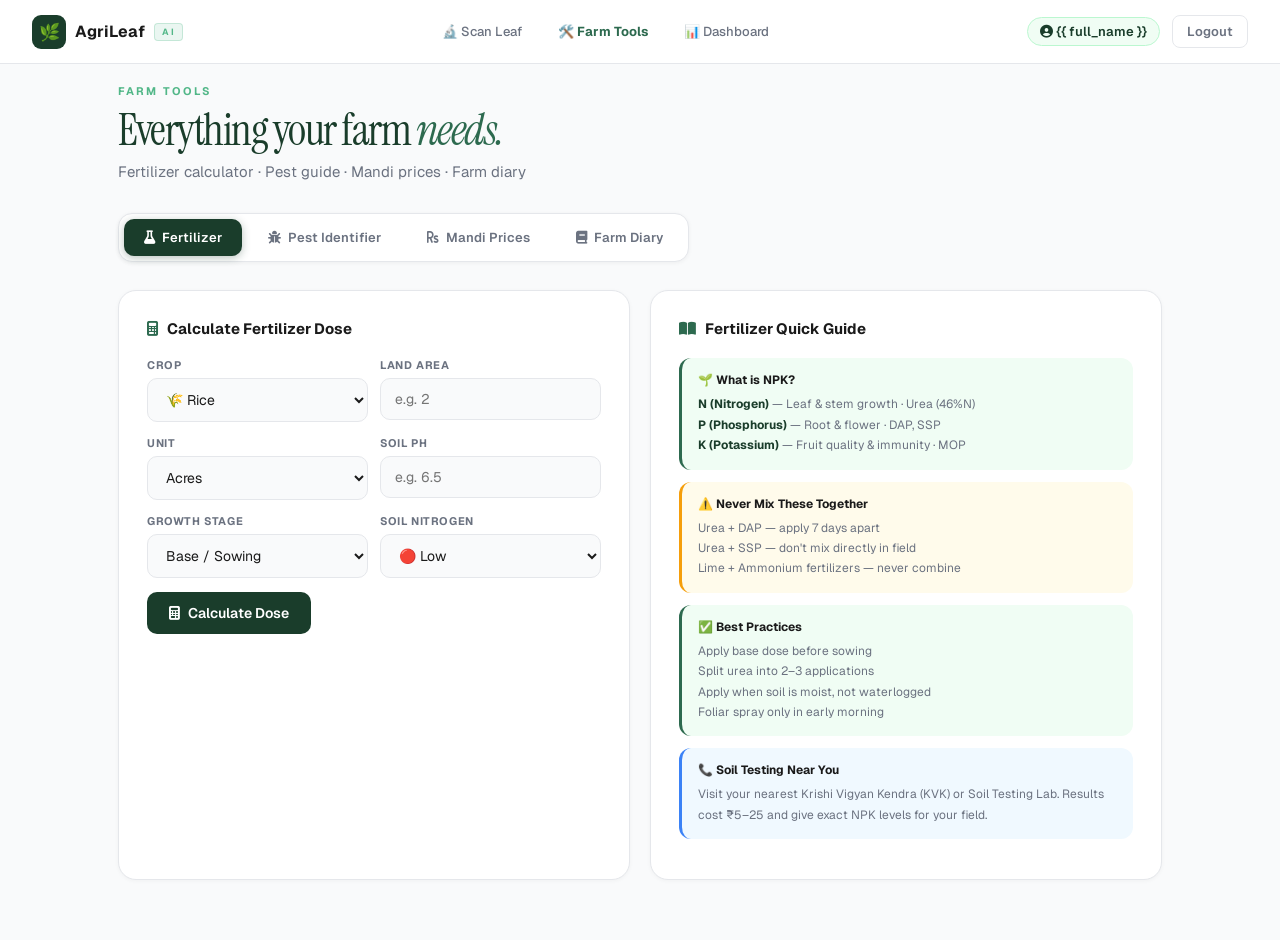
<file: frontend/templates/tools.html>
<!DOCTYPE html>
<html lang="en">
<head>
  <meta charset="UTF-8">
  <meta name="viewport" content="width=device-width, initial-scale=1.0">
  <title>AgriLeaf — Farm Tools</title>
  <link href="https://fonts.googleapis.com/css2?family=Instrument+Serif:ital@0;1&family=Geist:wght@300;400;500;600;700&display=swap" rel="stylesheet">
  <link rel="stylesheet" href="https://cdnjs.cloudflare.com/ajax/libs/font-awesome/6.5.0/css/all.min.css">
  <style>
    *, *::before, *::after { box-sizing: border-box; margin: 0; padding: 0; }
    :root {
      --green: #1a3d2b; --leaf: #2d6a4f; --mint: #52b788;
      --gold: #c9951a; --cream: #f8f4ef; --white: #fff;
      --text: #1a1a1a; --muted: #6b7280; --border: #e5e7eb;
    }
    body { font-family: 'Geist', sans-serif; background: #f9fafb; color: var(--text); }

    /* NAV */
    .nav { position: fixed; top: 0; left: 0; right: 0; z-index: 100; height: 64px; background: rgba(255,255,255,.95); backdrop-filter: blur(16px); border-bottom: 1px solid var(--border); display: flex; align-items: center; padding: 0 32px; gap: 12px; }
    .brand { display: flex; align-items: center; gap: 9px; text-decoration: none; margin-right: auto; }
    .brand-logo { width: 34px; height: 34px; background: var(--green); border-radius: 9px; display: flex; align-items: center; justify-content: center; font-size: 17px; }
    .brand-name { font-size: 16px; font-weight: 700; color: var(--text); }
    .brand-tag { font-size: 9px; font-weight: 700; letter-spacing: 1.5px; color: var(--mint); background: rgba(82,183,136,.12); border: 1px solid rgba(82,183,136,.25); padding: 2px 7px; border-radius: 4px; }
    .nav-link { font-size: 13px; font-weight: 500; color: var(--muted); text-decoration: none; padding: 6px 12px; border-radius: 7px; transition: all .15s; white-space: nowrap; }
    .nav-link:hover { color: var(--text); background: #f3f4f6; }
    .nav-link.active { color: var(--leaf); font-weight: 700; }
    .nav-user { font-size: 13px; font-weight: 600; color: var(--green); background: #f0fdf4; border: 1px solid #bbf7d0; padding: 5px 12px; border-radius: 100px; white-space: nowrap; }
    .nav-btn { font-size: 13px; font-weight: 600; padding: 7px 16px; border-radius: 8px; text-decoration: none; white-space: nowrap; transition: all .15s; }
    .nav-btn-green { background: var(--green); color: #fff; }
    .nav-btn-green:hover { background: #0f2318; }
    .nav-btn-out { color: var(--muted); border: 1.5px solid var(--border); }
    .nav-btn-out:hover { color: #dc2626; border-color: #dc2626; }

    /* PAGE */
    .page { max-width: 1100px; margin: 0 auto; padding: 84px 28px 60px; }
    .page-hero { margin-bottom: 32px; }
    .page-eyebrow { font-size: 11px; font-weight: 700; letter-spacing: 2px; text-transform: uppercase; color: var(--mint); margin-bottom: 8px; }
    .page-title { font-family: 'Instrument Serif', serif; font-size: 44px; font-weight: 400; color: var(--green); letter-spacing: -1.5px; line-height: 1.1; margin-bottom: 8px; }
    .page-title em { font-style: italic; color: var(--leaf); }
    .page-sub { font-size: 15px; color: var(--muted); }

    /* TOOL TABS */
    .tools-nav { display: flex; gap: 6px; margin-bottom: 28px; background: #fff; padding: 5px; border-radius: 14px; border: 1.5px solid var(--border); width: fit-content; box-shadow: 0 1px 4px rgba(0,0,0,.05); }
    .tool-tab { display: flex; align-items: center; gap: 7px; padding: 10px 20px; border-radius: 10px; font-size: 13px; font-weight: 600; cursor: pointer; border: none; background: none; font-family: inherit; color: var(--muted); transition: all .15s; white-space: nowrap; }
    .tool-tab:hover { color: var(--text); background: #f3f4f6; }
    .tool-tab.active { background: var(--green); color: #fff; box-shadow: 0 2px 8px rgba(26,61,43,.3); }
    .tool-panel { display: none; animation: fadeIn .2s ease; }
    .tool-panel.active { display: block; }
    @keyframes fadeIn { from{opacity:0;transform:translateY(8px)} to{opacity:1;transform:translateY(0)} }

    /* CARDS */
    .card { background: #fff; border: 1.5px solid var(--border); border-radius: 18px; padding: 28px; box-shadow: 0 1px 4px rgba(0,0,0,.04); }
    .card-title { font-size: 15px; font-weight: 700; color: var(--text); margin-bottom: 20px; display: flex; align-items: center; gap: 9px; }
    .card-title i { color: var(--leaf); }
    .two-col { display: grid; grid-template-columns: 1fr 1fr; gap: 20px; }
    .three-col { display: grid; grid-template-columns: repeat(3, 1fr); gap: 16px; }

    /* FORM ELEMENTS */
    .field { margin-bottom: 14px; }
    .field label { display: block; font-size: 11px; font-weight: 700; letter-spacing: .6px; text-transform: uppercase; color: var(--muted); margin-bottom: 6px; }
    .field input, .field select, .field textarea { width: 100%; padding: 11px 14px; border: 1.5px solid var(--border); border-radius: 10px; font-family: inherit; font-size: 14px; color: var(--text); outline: none; background: #f9fafb; transition: all .2s; }
    .field input:focus, .field select:focus, .field textarea:focus { border-color: var(--leaf); background: #fff; box-shadow: 0 0 0 3px rgba(45,106,79,.08); }
    .field textarea { resize: vertical; }
    .field-row2 { display: grid; grid-template-columns: 1fr 1fr; gap: 12px; }
    .green-btn { background: var(--green); color: #fff; border: none; padding: 12px 22px; border-radius: 10px; font-size: 14px; font-weight: 600; cursor: pointer; font-family: inherit; display: inline-flex; align-items: center; gap: 8px; transition: all .2s; }
    .green-btn:hover { background: #0f2318; transform: translateY(-1px); box-shadow: 0 6px 20px rgba(26,61,43,.25); }
    .outline-btn { background: #fff; color: var(--muted); border: 1.5px solid var(--border); padding: 11px 20px; border-radius: 10px; font-size: 14px; font-weight: 600; cursor: pointer; font-family: inherit; transition: all .15s; }
    .outline-btn:hover { border-color: var(--leaf); color: var(--leaf); }

    /* RESULT BOX */
    .result-box { margin-top: 16px; background: #f0fdf4; border: 1.5px solid #bbf7d0; border-radius: 12px; padding: 18px; display: none; }
    .result-box.show { display: block; }
    .result-row { display: flex; justify-content: space-between; align-items: center; padding: 9px 0; border-bottom: 1px solid rgba(0,0,0,.05); font-size: 14px; color: var(--text); }
    .result-row:last-child { border-bottom: none; }
    .result-row strong { font-size: 16px; font-weight: 800; color: var(--green); }
    .result-note { font-size: 11px; color: var(--muted); margin-top: 10px; }

    /* INFO BOX */
    .info-box { border-radius: 12px; padding: 14px 16px; margin-bottom: 12px; }
    .info-box.green { background: #f0fdf4; border-left: 3px solid var(--leaf); }
    .info-box.yellow { background: #fffbeb; border-left: 3px solid #f59e0b; }
    .info-box.red { background: #fef2f2; border-left: 3px solid #ef4444; }
    .info-box-title { font-size: 12px; font-weight: 700; color: var(--text); margin-bottom: 6px; }
    .info-box p { font-size: 12px; color: var(--muted); line-height: 1.7; }

    /* PEST */
    .pest-upload { border: 2px dashed var(--border); border-radius: 14px; padding: 30px 20px; text-align: center; cursor: pointer; transition: all .2s; background: #f9fafb; margin-bottom: 16px; }
    .pest-upload:hover { border-color: var(--leaf); background: #f0fdf4; }
    .pest-upload i { font-size: 32px; color: var(--muted); margin-bottom: 10px; display: block; }
    .pest-detail { background: #f9fafb; border: 1.5px solid var(--border); border-radius: 14px; padding: 18px; display: none; margin-top: 12px; }
    .pest-detail.show { display: block; }
    .pest-head { display: flex; align-items: center; gap: 14px; margin-bottom: 14px; padding-bottom: 14px; border-bottom: 1px solid var(--border); }
    .pest-emoji { font-size: 44px; }
    .pest-name-big { font-size: 18px; font-weight: 800; color: var(--text); }
    .pest-type-tag { font-size: 11px; font-weight: 600; background: #f0fdf4; color: var(--leaf); padding: 3px 10px; border-radius: 6px; margin-top: 4px; display: inline-block; }
    .pest-grid { display: grid; grid-template-columns: 1fr 1fr; gap: 10px; }
    .pest-item { background: #fff; border-radius: 10px; padding: 12px; border: 1px solid var(--border); }
    .pest-item-label { font-size: 10px; font-weight: 700; letter-spacing: 1px; text-transform: uppercase; color: var(--muted); margin-bottom: 5px; }
    .pest-item-val { font-size: 13px; color: var(--text); line-height: 1.5; font-weight: 500; }
    .pest-list-item { display: flex; align-items: center; gap: 12px; padding: 10px 12px; background: #f9fafb; border-radius: 10px; margin-bottom: 8px; cursor: pointer; border: 1.5px solid transparent; transition: all .15s; }
    .pest-list-item:hover { border-color: var(--leaf); background: #f0fdf4; }
    .pest-list-emoji { font-size: 24px; flex-shrink: 0; }
    .pest-list-name { font-size: 13px; font-weight: 700; color: var(--text); }
    .pest-list-sub { font-size: 11px; color: var(--muted); }

    /* MANDI */
    .mandi-filters { display: flex; gap: 10px; margin-bottom: 20px; flex-wrap: wrap; }
    .mandi-select { padding: 9px 14px; border: 1.5px solid var(--border); border-radius: 9px; font-size: 13px; font-family: inherit; outline: none; background: #fff; cursor: pointer; transition: border .15s; }
    .mandi-select:focus { border-color: var(--leaf); }
    .mandi-cards { display: grid; grid-template-columns: repeat(auto-fill, minmax(200px, 1fr)); gap: 14px; }
    .mandi-card { background: #fff; border: 1.5px solid var(--border); border-radius: 14px; padding: 18px; transition: all .2s; }
    .mandi-card:hover { box-shadow: 0 6px 20px rgba(0,0,0,.08); transform: translateY(-2px); border-color: #d1d5db; }
    .mandi-crop-name { font-size: 14px; font-weight: 700; color: var(--text); margin-bottom: 2px; }
    .mandi-market { font-size: 11px; color: var(--muted); margin-bottom: 10px; }
    .mandi-price { font-size: 28px; font-weight: 900; color: var(--green); letter-spacing: -1px; line-height: 1; }
    .mandi-unit { font-size: 11px; color: var(--muted); margin-bottom: 6px; }
    .mandi-badge { display: inline-flex; align-items: center; gap: 4px; font-size: 11px; font-weight: 700; padding: 3px 9px; border-radius: 100px; margin-bottom: 6px; }
    .mandi-badge.up { background: #dcfce7; color: #166534; }
    .mandi-badge.down { background: #fee2e2; color: #991b1b; }
    .mandi-badge.flat { background: #f3f4f6; color: var(--muted); }
    .mandi-note { font-size: 10px; color: var(--muted); margin-top: 4px; }
    .disclaimer { font-size: 12px; color: var(--muted); background: #fffbeb; border: 1px solid #fde68a; border-radius: 10px; padding: 12px 16px; margin-top: 16px; line-height: 1.6; }

    /* DIARY */
    .diary-topbar { display: flex; align-items: center; justify-content: space-between; margin-bottom: 20px; flex-wrap: wrap; gap: 10px; }
    .diary-add-form { background: #fff; border: 1.5px solid var(--border); border-radius: 16px; padding: 24px; margin-bottom: 20px; display: none; box-shadow: 0 2px 8px rgba(0,0,0,.06); }
    .diary-add-form.show { display: block; }
    .diary-entry { background: #fff; border: 1.5px solid var(--border); border-radius: 14px; padding: 18px; margin-bottom: 12px; position: relative; transition: box-shadow .15s; }
    .diary-entry:hover { box-shadow: 0 4px 14px rgba(0,0,0,.07); }
    .diary-meta { display: flex; align-items: center; justify-content: space-between; margin-bottom: 8px; }
    .diary-crop-tag { font-size: 12px; font-weight: 700; color: var(--leaf); background: #f0fdf4; padding: 3px 10px; border-radius: 6px; }
    .diary-date-tag { font-size: 11px; color: var(--muted); background: #f3f4f6; padding: 3px 10px; border-radius: 6px; }
    .diary-title { font-size: 15px; font-weight: 700; color: var(--text); margin-bottom: 5px; }
    .diary-note { font-size: 13px; color: var(--muted); line-height: 1.6; }
    .diary-tags { display: flex; gap: 6px; margin-top: 10px; flex-wrap: wrap; }
    .d-tag { font-size: 11px; font-weight: 600; padding: 3px 10px; border-radius: 100px; }
    .d-tag.watered { background: #dbeafe; color: #1e40af; }
    .d-tag.sprayed { background: #dcfce7; color: #166534; }
    .d-tag.harvested { background: #fef9c3; color: #854d0e; }
    .d-tag.observed { background: #f3e8ff; color: #6b21a8; }
    .diary-del-btn { position: absolute; top: 14px; right: 14px; background: none; border: none; cursor: pointer; color: #d1d5db; font-size: 13px; padding: 5px 7px; border-radius: 7px; transition: all .15s; }
    .diary-del-btn:hover { color: #dc2626; background: #fee2e2; }
    .empty-state { text-align: center; padding: 48px 20px; color: var(--muted); }
    .empty-state i { font-size: 40px; color: #d1d5db; margin-bottom: 12px; display: block; }
    .tag-picker { display: flex; gap: 10px; flex-wrap: wrap; margin-top: 6px; }
    .tag-picker label { display: flex; align-items: center; gap: 6px; cursor: pointer; font-size: 13px; font-weight: 500; color: var(--text); padding: 6px 12px; border-radius: 8px; border: 1.5px solid var(--border); transition: all .15s; }
    .tag-picker label:hover { border-color: var(--leaf); }
    .tag-picker input { display: none; }
    .tag-picker input:checked + span { color: var(--leaf); }
    .tag-picker label:has(input:checked) { border-color: var(--leaf); background: #f0fdf4; }

    @media(max-width:768px) {
      .two-col, .field-row2 { grid-template-columns: 1fr; }
      .three-col { grid-template-columns: 1fr 1fr; }
      .tools-nav { flex-wrap: wrap; }
      .page { padding: 80px 16px 40px; }
    }
  </style>
</head>
<body>

<nav class="nav">
  <a href="/" class="brand">
    <div class="brand-logo">🌿</div>
    <span class="brand-name">AgriLeaf</span>
    <span class="brand-tag">AI</span>
  </a>
  <a href="/" class="nav-link">🔬 Scan Leaf</a>
  <a href="/tools" class="nav-link active">🛠️ Farm Tools</a>
  <a href="/dashboard" class="nav-link">📊 Dashboard</a>
  <span class="nav-user" style="margin-left:auto"><i class="fas fa-user-circle"></i> {{ full_name }}</span>
  <a href="/logout" class="nav-btn nav-btn-out" style="border:1.5px solid var(--border);border-radius:8px;padding:7px 14px;font-size:13px;font-weight:600;text-decoration:none;color:var(--muted);transition:all .15s">Logout</a>
</nav>

<div class="page">
  <div class="page-hero">
    <p class="page-eyebrow">Farm Tools</p>
    <h1 class="page-title">Everything your farm <em>needs.</em></h1>
    <p class="page-sub">Fertilizer calculator · Pest guide · Mandi prices · Farm diary</p>
  </div>

  <div class="tools-nav">
    <button class="tool-tab active" onclick="switchTool('fertilizer',this)"><i class="fas fa-flask"></i> Fertilizer</button>
    <button class="tool-tab" onclick="switchTool('pest',this)"><i class="fas fa-bug"></i> Pest Identifier</button>
    <button class="tool-tab" onclick="switchTool('mandi',this)"><i class="fas fa-rupee-sign"></i> Mandi Prices</button>
    <button class="tool-tab" onclick="switchTool('diary',this)"><i class="fas fa-book"></i> Farm Diary</button>
  </div>

  <!-- ══ FERTILIZER ══ -->
  <div class="tool-panel active" id="tool-fertilizer">
    <div class="two-col">
      <div class="card">
        <div class="card-title"><i class="fas fa-calculator"></i> Calculate Fertilizer Dose</div>
        <div class="field-row2">
          <div class="field"><label>Crop</label>
            <select id="fertCrop">
              <option value="rice">🌾 Rice</option><option value="wheat">🌿 Wheat</option>
              <option value="cotton">🌱 Cotton</option><option value="tomato">🍅 Tomato</option>
              <option value="potato">🥔 Potato</option><option value="maize">🌽 Maize</option>
              <option value="sugarcane">🎋 Sugarcane</option><option value="groundnut">🥜 Groundnut</option>
            </select></div>
          <div class="field"><label>Land Area</label><input type="number" id="fertArea" placeholder="e.g. 2" min="0.1" step="0.1"></div>
        </div>
        <div class="field-row2">
          <div class="field"><label>Unit</label>
            <select id="fertUnit"><option value="acre">Acres</option><option value="hectare">Hectares</option><option value="guntha">Guntha</option></select></div>
          <div class="field"><label>Soil pH</label><input type="number" id="fertPh" placeholder="e.g. 6.5" min="0" max="14" step="0.1"></div>
        </div>
        <div class="field-row2">
          <div class="field"><label>Growth Stage</label>
            <select id="fertStage">
              <option value="base">Base / Sowing</option><option value="tillering">Vegetative / Tillering</option>
              <option value="flowering">Flowering</option><option value="fruiting">Fruiting / Grain Fill</option>
            </select></div>
          <div class="field"><label>Soil Nitrogen</label>
            <select id="fertN"><option value="low">🔴 Low</option><option value="medium">🟡 Medium</option><option value="high">🟢 High</option></select></div>
        </div>
        <button class="green-btn" onclick="calcFertilizer()"><i class="fas fa-calculator"></i> Calculate Dose</button>
        <div class="result-box" id="fertResult">
          <p style="font-size:11px;font-weight:700;letter-spacing:1px;text-transform:uppercase;color:var(--leaf);margin-bottom:10px">Recommended Fertilizers</p>
          <div id="fertResultBody"></div>
          <p class="result-note"><i class="fas fa-info-circle"></i> Based on ICAR guidelines. Consult your local KVK for soil test-based recommendations.</p>
        </div>
      </div>
      <div class="card">
        <div class="card-title"><i class="fas fa-book-open"></i> Fertilizer Quick Guide</div>
        <div class="info-box green">
          <div class="info-box-title">🌱 What is NPK?</div>
          <p><b style="color:var(--green)">N (Nitrogen)</b> — Leaf & stem growth · Urea (46%N)<br><b style="color:var(--green)">P (Phosphorus)</b> — Root & flower · DAP, SSP<br><b style="color:var(--green)">K (Potassium)</b> — Fruit quality & immunity · MOP</p>
        </div>
        <div class="info-box yellow">
          <div class="info-box-title">⚠️ Never Mix These Together</div>
          <p>Urea + DAP — apply 7 days apart<br>Urea + SSP — don't mix directly in field<br>Lime + Ammonium fertilizers — never combine</p>
        </div>
        <div class="info-box green">
          <div class="info-box-title">✅ Best Practices</div>
          <p>Apply base dose before sowing<br>Split urea into 2–3 applications<br>Apply when soil is moist, not waterlogged<br>Foliar spray only in early morning</p>
        </div>
        <div class="info-box" style="background:#f0f9ff;border-left:3px solid #3b82f6">
          <div class="info-box-title">📞 Soil Testing Near You</div>
          <p>Visit your nearest Krishi Vigyan Kendra (KVK) or Soil Testing Lab. Results cost ₹5–25 and give exact NPK levels for your field.</p>
        </div>
      </div>
    </div>
  </div>

  <!-- ══ PEST IDENTIFIER ══ -->
  <div class="tool-panel" id="tool-pest">
    <div class="two-col">
      <div class="card">
        <div class="card-title"><i class="fas fa-camera"></i> Identify Pest from Photo</div>
        <p style="font-size:13px;color:var(--muted);margin-bottom:14px">Upload a close-up photo of the pest or damaged area to identify it and get control measures.</p>
        <div class="pest-upload" onclick="document.getElementById('pestInput').click()">
          <input type="file" id="pestInput" accept="image/*" hidden onchange="identifyPest(this)">
          <i class="fas fa-camera"></i>
          <p style="font-size:14px;font-weight:600;color:var(--text);margin-bottom:4px">Upload photo of pest or damage</p>
          <p style="font-size:12px;color:var(--muted)">JPG · PNG · WEBP</p>
        </div>
        <div class="pest-detail" id="pestDetail">
          <div class="pest-head">
            <div class="pest-emoji" id="pEmoji">🐛</div>
            <div>
              <div class="pest-name-big" id="pName">Aphids</div>
              <div class="pest-type-tag" id="pType">Sucking Pest</div>
            </div>
          </div>
          <div class="pest-grid">
            <div class="pest-item"><div class="pest-item-label">Damage</div><div class="pest-item-val" id="pDamage">-</div></div>
            <div class="pest-item"><div class="pest-item-label">Affected Crops</div><div class="pest-item-val" id="pCrops">-</div></div>
            <div class="pest-item"><div class="pest-item-label">Chemical Control</div><div class="pest-item-val" id="pChem">-</div></div>
            <div class="pest-item"><div class="pest-item-label">Organic Control</div><div class="pest-item-val" id="pOrg">-</div></div>
          </div>
        </div>
      </div>
      <div class="card">
        <div class="card-title"><i class="fas fa-list"></i> Common Pests — Click to View</div>
        <div id="pestList" style="max-height:480px;overflow-y:auto"></div>
      </div>
    </div>
  </div>

  <!-- ══ MANDI PRICES ══ -->
  <div class="tool-panel" id="tool-mandi">
    <div class="card">
      <div class="card-title"><i class="fas fa-chart-line"></i> Today's Mandi Prices — Telangana & AP</div>
      <div class="mandi-filters">
        <select class="mandi-select" id="mandiState" onchange="filterMandi()">
          <option value="all">All States</option>
          <option value="telangana">Telangana</option>
          <option value="ap">Andhra Pradesh</option>
          <option value="karnataka">Karnataka</option>
        </select>
        <select class="mandi-select" id="mandiCrop" onchange="filterMandi()">
          <option value="all">All Crops</option>
          <option value="rice">Rice</option><option value="cotton">Cotton</option>
          <option value="tomato">Tomato</option><option value="chilli">Chilli</option>
          <option value="wheat">Wheat</option><option value="maize">Maize</option>
          <option value="onion">Onion</option><option value="groundnut">Groundnut</option>
        </select>
      </div>
      <div class="mandi-cards" id="mandiGrid"></div>
      <div class="disclaimer"><i class="fas fa-exclamation-circle"></i> <b>Indicative prices only</b> — based on recent MSP and average mandi arrivals. Always verify at your local APMC or call <b>1800-270-0224</b> (AgMarkNet) before selling.</div>
    </div>
  </div>

  <!-- ══ FARM DIARY ══ -->
  <div class="tool-panel" id="tool-diary">
    <div class="diary-topbar">
      <div>
        <h2 style="font-size:20px;font-weight:800;color:var(--text)">📔 My Farm Diary</h2>
        <p style="font-size:13px;color:var(--muted)">Track daily activities, observations and field notes</p>
      </div>
      <button class="green-btn" onclick="toggleDiaryForm()"><i class="fas fa-plus"></i> Add Entry</button>
    </div>

    <div class="diary-add-form" id="diaryForm">
      <p style="font-size:14px;font-weight:700;color:var(--text);margin-bottom:16px">New Entry</p>
      <div class="field-row2">
        <div class="field"><label>Date</label><input type="date" id="diaryDate"></div>
        <div class="field"><label>Crop</label>
          <select id="diaryCrop">
            <option>🌾 Rice</option><option>🍅 Tomato</option><option>🌱 Cotton</option>
            <option>🌿 Wheat</option><option>🥔 Potato</option><option>🥭 Mango</option>
            <option>🍌 Banana</option><option>🌶️ Chilli</option><option>🌱 Other</option>
          </select></div>
      </div>
      <div class="field"><label>Activity / Title</label><input type="text" id="diaryTitle" placeholder="e.g. Applied fertilizer, Noticed yellowing on leaves..."></div>
      <div class="field"><label>Notes</label><textarea id="diaryNote" rows="3" placeholder="Describe what you observed or did today..."></textarea></div>
      <div class="field">
        <label>Tags</label>
        <div class="tag-picker">
          <label><input type="checkbox" value="watered"><span>💧 Watered</span></label>
          <label><input type="checkbox" value="sprayed"><span>🧪 Sprayed</span></label>
          <label><input type="checkbox" value="harvested"><span>🌾 Harvested</span></label>
          <label><input type="checkbox" value="observed"><span>🔍 Observed</span></label>
        </div>
      </div>
      <div style="display:flex;gap:10px">
        <button class="green-btn" onclick="saveDiary()"><i class="fas fa-save"></i> Save</button>
        <button class="outline-btn" onclick="toggleDiaryForm()">Cancel</button>
      </div>
    </div>

    <div id="diaryList"></div>
  </div>
</div>

<script>
// TABS
function switchTool(id, btn) {
  document.querySelectorAll('.tool-panel').forEach(p => p.classList.remove('active'));
  document.querySelectorAll('.tool-tab').forEach(b => b.classList.remove('active'));
  document.getElementById('tool-' + id).classList.add('active');
  btn.classList.add('active');
}

// ── FERTILIZER ──
const FD = {
  rice:      {N:[80,40,40],P:40,K:40}, wheat:    {N:[60,30,30],P:30,K:30},
  cotton:    {N:[80,40,40],P:40,K:40}, tomato:   {N:[100,50,50],P:60,K:80},
  potato:    {N:[120,60,60],P:80,K:100}, maize:  {N:[80,40,40],P:40,K:20},
  sugarcane: {N:[150,75,75],P:60,K:60}, groundnut:{N:[20,0,0],P:40,K:20}
};
function calcFertilizer() {
  const crop=document.getElementById('fertCrop').value, area=parseFloat(document.getElementById('fertArea').value);
  const unit=document.getElementById('fertUnit').value, stage=document.getElementById('fertStage').value;
  const nLvl=document.getElementById('fertN').value;
  if (!area||area<=0){alert('Enter land area');return;}
  let ac = unit==='hectare'?area*2.47:unit==='guntha'?area/40:area;
  const d=FD[crop], idx={base:0,tillering:1,flowering:2,fruiting:2}[stage]||0;
  let nDose=d.N[idx]; if(nLvl==='medium')nDose*=0.8; if(nLvl==='high')nDose*=0.6;
  const urea=(nDose*ac*2.17/1000).toFixed(1), dap=(d.P*ac*2.17/460).toFixed(1), mop=(d.K*ac*2.17/600).toFixed(1);
  document.getElementById('fertResultBody').innerHTML=`
    <div class="result-row"><span>🧪 Urea (46% N)</span><strong>${urea} kg</strong></div>
    <div class="result-row"><span>🔵 DAP (18:46:0)</span><strong>${dap} kg</strong></div>
    <div class="result-row"><span>🟤 MOP (0:0:60)</span><strong>${mop} kg</strong></div>
    <div class="result-row"><span>📐 Area</span><strong>${area} ${unit}${area>1?'s':''}</strong></div>`;
  document.getElementById('fertResult').classList.add('show');
}

// ── PESTS ──
const PESTS=[
  {e:'🦗',n:'Aphids',t:'Sucking Pest',c:'Tomato, Cotton, Wheat',d:'Curling leaves, sticky honeydew, yellowing',ch:'Imidacloprid 0.5ml/L or Thiamethoxam 0.3g/L',or:'Neem oil 5ml/L + soap spray weekly'},
  {e:'🐛',n:'Whitefly',t:'Sucking Pest',c:'Tomato, Cotton, Chilli',d:'Yellow spots, virus spread, sooty mould',ch:'Spiromesifen 0.9ml/L or Bifenthrin 1ml/L',or:'Yellow sticky traps + neem oil 5ml/L'},
  {e:'🐜',n:'Thrips',t:'Sucking Pest',c:'Chilli, Onion, Cotton',d:'Silver streaks on leaves, scarred fruits',ch:'Spinosad 0.3ml/L or Acephate 1.5g/L',or:'Blue sticky traps + neem oil spray'},
  {e:'🦟',n:'Stem Borer',t:'Boring Pest',c:'Rice, Maize, Sugarcane',d:'Dead heart in vegetative, white ear stage',ch:'Chlorpyrifos 2ml/L or Cartap 2g/L',or:'Trichogramma cards 50,000 per acre'},
  {e:'🐝',n:'Mealybug',t:'Sucking Pest',c:'Cotton, Tomato, Papaya',d:'White cottony mass, stunted growth',ch:'Profenofos 2ml/L or Dimethoate 2ml/L',or:'Neem oil 5ml/L + soap 1g/L'},
  {e:'🦎',n:'Red Spider Mite',t:'Mite Pest',c:'Tomato, Brinjal, Cotton',d:'Bronze/rusty leaf, fine webbing underneath',ch:'Abamectin 0.5ml/L or Propargite 2ml/L',or:'Wettable sulphur 3g/L or neem oil'},
  {e:'🐞',n:'Jassid (Leafhopper)',t:'Sucking Pest',c:'Cotton, Brinjal, Groundnut',d:'Hopper burn — leaf margins dry & curl up',ch:'Imidacloprid 0.5ml/L or Lambda-cyhalothrin',or:'Neem oil 5ml/L spray weekly'},
  {e:'🐌',n:'Cutworm',t:'Soil Pest',c:'Tomato, Potato, Maize',d:'Stem cut at soil level, plant collapses',ch:'Chlorpyrifos 2.5ml/L soil drench',or:'Metarhizium biopesticide, deep ploughing'},
];
function buildPestList(){
  document.getElementById('pestList').innerHTML=PESTS.map((p,i)=>`
    <div class="pest-list-item" onclick="showPest(${i})">
      <span class="pest-list-emoji">${p.e}</span>
      <div><div class="pest-list-name">${p.n}</div><div class="pest-list-sub">${p.t} · ${p.c.split(',')[0]}</div></div>
      <i class="fas fa-chevron-right" style="margin-left:auto;color:#d1d5db;font-size:12px"></i>
    </div>`).join('');
}
function showPest(i){
  const p=PESTS[i];
  document.getElementById('pEmoji').textContent=p.e;
  document.getElementById('pName').textContent=p.n;
  document.getElementById('pType').textContent=p.t;
  document.getElementById('pDamage').textContent=p.d;
  document.getElementById('pCrops').textContent=p.c;
  document.getElementById('pChem').textContent=p.ch;
  document.getElementById('pOrg').textContent=p.or;
  document.getElementById('pestDetail').classList.add('show');
}
function identifyPest(input){
  if(!input.files[0])return;
  const r=Math.floor(Math.random()*PESTS.length);
  showPest(r);
  input.closest('.pest-upload').innerHTML=`<i class="fas fa-check-circle" style="color:var(--leaf)"></i><p style="color:var(--leaf);font-weight:600;font-size:13px;margin-top:6px">Image uploaded — showing closest match</p>`;
}
buildPestList();

// ── MANDI ──
const MP=[
  {crop:'Rice (Sona Masoori)',e:'🌾',market:'Warangal APMC',state:'telangana',type:'rice',price:2183,ch:+2.1,note:'MSP: ₹2183'},
  {crop:'Cotton (Long Staple)',e:'🌱',market:'Adilabad Mandi',state:'telangana',type:'cotton',price:6620,ch:-1.2,note:'MSP: ₹6620'},
  {crop:'Tomato',e:'🍅',market:'Kothapeta, AP',state:'ap',type:'tomato',price:1840,ch:+12.5,note:'Volatile — check daily'},
  {crop:'Red Chilli (Teja)',e:'🌶️',market:'Guntur APMC',state:'ap',type:'chilli',price:18500,ch:+3.4,note:'Export quality premium'},
  {crop:'Wheat',e:'🌿',market:'Nizamabad Mandi',state:'telangana',type:'wheat',price:2275,ch:0,note:'MSP: ₹2275'},
  {crop:'Maize',e:'🌽',market:'Karimnagar',state:'telangana',type:'maize',price:2090,ch:-0.8,note:'MSP: ₹2090'},
  {crop:'Onion',e:'🧅',market:'Kurnool APMC',state:'ap',type:'onion',price:2200,ch:+5.2,note:'Varies by grade'},
  {crop:'Rice (BPT)',e:'🌾',market:'Nellore, AP',state:'ap',type:'rice',price:3800,ch:+1.5,note:'Premium variety'},
  {crop:'Groundnut',e:'🥜',market:'Kurnool, AP',state:'ap',type:'groundnut',price:5850,ch:+1.1,note:'MSP: ₹5850'},
  {crop:'Cotton (Medium)',e:'🌱',market:'Sangareddy',state:'telangana',type:'cotton',price:6400,ch:-0.5,note:'MSP: ₹6380'},
  {crop:'Tomato',e:'🍅',market:'Hyderabad Bowenpally',state:'telangana',type:'tomato',price:2100,ch:+8.3,note:'Check daily'},
  {crop:'Maize (Yellow)',e:'🌽',market:'Davangere, KA',state:'karnataka',type:'maize',price:2150,ch:+2.0,note:'Poultry grade'},
];
function renderMandi(list){
  document.getElementById('mandiGrid').innerHTML=list.map(m=>{
    const cls=m.ch>0?'up':m.ch<0?'down':'flat', sym=m.ch>0?'↑':m.ch<0?'↓':'→';
    return`<div class="mandi-card">
      <div class="mandi-crop-name">${m.e} ${m.crop}</div>
      <div class="mandi-market">📍 ${m.market}</div>
      <div class="mandi-price">₹${m.price.toLocaleString('en-IN')}</div>
      <div class="mandi-unit">per quintal</div>
      <div class="mandi-badge ${cls}">${sym} ${Math.abs(m.ch)}% today</div>
      <div class="mandi-note">${m.note}</div>
    </div>`;
  }).join('');
}
function filterMandi(){
  const s=document.getElementById('mandiState').value, c=document.getElementById('mandiCrop').value;
  renderMandi(MP.filter(m=>(s==='all'||m.state===s)&&(c==='all'||m.type===c)));
}
renderMandi(MP);

// ── DIARY ──
let diary=JSON.parse(localStorage.getItem('al_diary')||'[]');
function toggleDiaryForm(){
  const f=document.getElementById('diaryForm');
  f.classList.toggle('show');
  if(f.classList.contains('show')) document.getElementById('diaryDate').value=new Date().toISOString().split('T')[0];
}
function saveDiary(){
  const title=document.getElementById('diaryTitle').value.trim();
  if(!title){alert('Enter a title');return;}
  const tags=[...document.querySelectorAll('.tag-picker input:checked')].map(i=>i.value);
  diary.unshift({id:Date.now(),title,note:document.getElementById('diaryNote').value.trim(),date:document.getElementById('diaryDate').value,crop:document.getElementById('diaryCrop').value,tags});
  localStorage.setItem('al_diary',JSON.stringify(diary));
  renderDiary(); toggleDiaryForm();
  document.getElementById('diaryTitle').value='';
  document.getElementById('diaryNote').value='';
  document.querySelectorAll('.tag-picker input').forEach(i=>i.checked=false);
}
function delDiary(id){
  if(!confirm('Delete?'))return;
  diary=diary.filter(e=>e.id!==id);
  localStorage.setItem('al_diary',JSON.stringify(diary));
  renderDiary();
}
function renderDiary(){
  const el=document.getElementById('diaryList');
  if(!diary.length){el.innerHTML='<div class="empty-state"><i class="fas fa-book-open"></i><p>No entries yet. Start recording your farm activities!</p></div>';return;}
  el.innerHTML=diary.map(e=>`
    <div class="diary-entry">
      <button class="diary-del-btn" onclick="delDiary(${e.id})"><i class="fas fa-trash"></i></button>
      <div class="diary-meta">
        <span class="diary-crop-tag">${e.crop}</span>
        <span class="diary-date-tag">${new Date(e.date).toLocaleDateString('en-IN',{day:'numeric',month:'short',year:'numeric'})}</span>
      </div>
      <div class="diary-title">${e.title}</div>
      ${e.note?`<div class="diary-note">${e.note}</div>`:''}
      ${e.tags.length?`<div class="diary-tags">${e.tags.map(t=>`<span class="d-tag ${t}">${t.charAt(0).toUpperCase()+t.slice(1)}</span>`).join('')}</div>`:''}
    </div>`).join('');
}
renderDiary();
</script>
</body>
</html>
</file>
